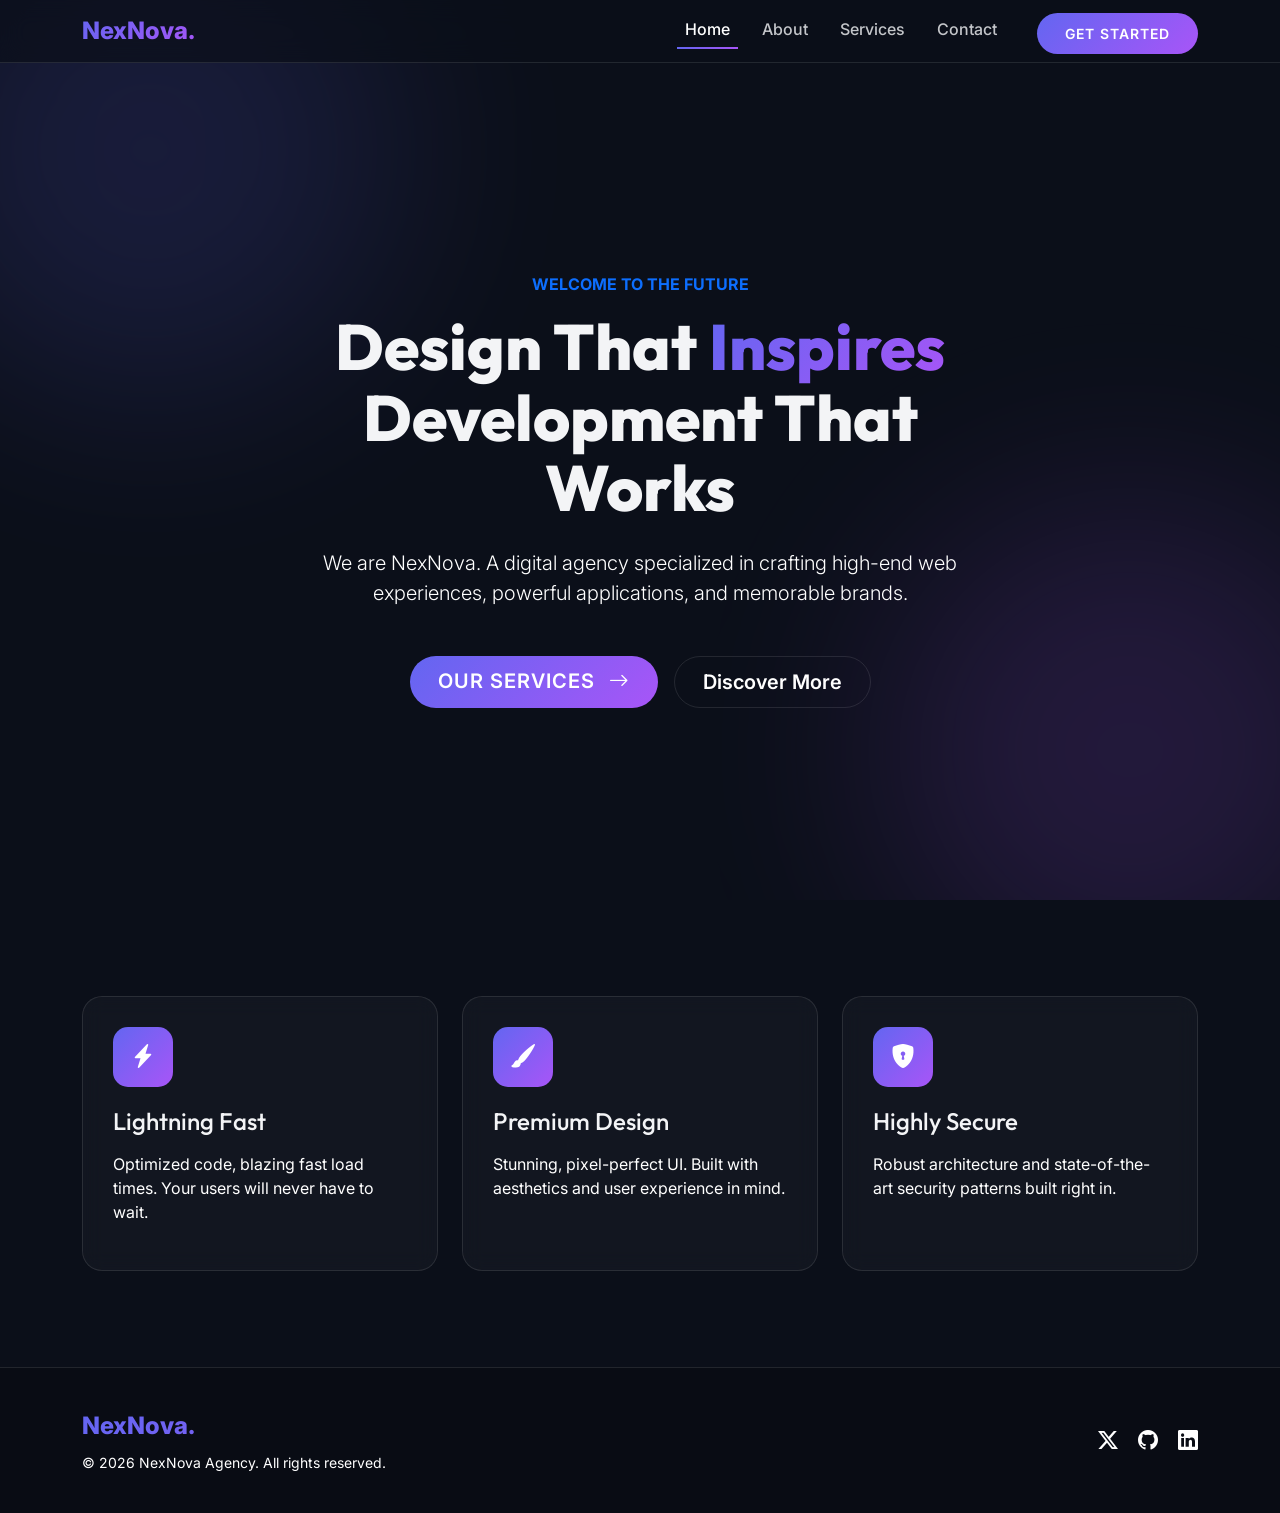
<file: index.html>
<!DOCTYPE html>
<html lang="en">

<head>
    <meta charset="UTF-8">
    <meta name="viewport" content="width=device-width, initial-scale=1.0">
    <title>NexNova | Digital Excellence</title>
    <meta name="description" content="A premium digital agency creating stunning web experiences.">
    <!-- Bootstrap CSS -->
    <link href="https://cdn.jsdelivr.net/npm/bootstrap@5.3.0/dist/css/bootstrap.min.css" rel="stylesheet">
    <!-- Bootstrap Icons -->
    <link rel="stylesheet" href="https://cdn.jsdelivr.net/npm/bootstrap-icons@1.11.1/font/bootstrap-icons.css">
    <!-- Custom CSS -->
    <link rel="stylesheet" href="style.css">
</head>

<body>

    <!-- Navbar -->
    <nav class="navbar navbar-expand-lg fixed-top navbar-glass">
        <div class="container">
            <a class="navbar-brand" href="index.html">NexNova.</a>
            <button class="navbar-toggler" type="button" data-bs-toggle="collapse" data-bs-target="#navbarNav"
                aria-controls="navbarNav" aria-expanded="false" aria-label="Toggle navigation">
                <span class="navbar-toggler-icon"></span>
            </button>
            <div class="collapse navbar-collapse justify-content-end" id="navbarNav">
                <ul class="navbar-nav gap-3">
                    <li class="nav-item">
                        <a class="nav-link active" aria-current="page" href="index.html">Home</a>
                    </li>
                    <li class="nav-item">
                        <a class="nav-link" href="about.html">About</a>
                    </li>
                    <li class="nav-item">
                        <a class="nav-link" href="services.html">Services</a>
                    </li>
                    <li class="nav-item">
                        <a class="nav-link" href="contact.html">Contact</a>
                    </li>
                    <li class="nav-item ms-lg-3">
                        <a href="contact.html" class="btn btn-gradient btn-sm mt-1">Get Started</a>
                    </li>
                </ul>
            </div>
        </div>
    </nav>

    <!-- Hero Section -->
    <section class="hero-wrapper position-relative text-center">
        <!-- Abstract gradient glows -->
        <div class="hero-glow-1"></div>
        <div class="hero-glow-2"></div>

        <div class="container z-1">
            <div class="row justify-content-center">
                <div class="col-lg-10 col-xl-8">
                    <p class="text-uppercase tracking-wide text-primary fw-bold mb-3 anim-fade-up">Welcome to the Future
                    </p>
                    <h1 class="hero-title anim-fade-up delay-100">
                        Design That <span>Inspires</span> <br> Development That Works
                    </h1>
                    <p class="lead mb-5 mt-4 text-muted anim-fade-up delay-200">
                        We are NexNova. A digital agency specialized in crafting high-end web experiences, powerful
                        applications, and memorable brands.
                    </p>
                    <div class="d-flex gap-3 justify-content-center anim-fade-up delay-300">
                        <a href="services.html" class="btn btn-gradient btn-lg">Our Services <i
                                class="bi bi-arrow-right ms-2"></i></a>
                        <a href="about.html" class="btn btn-outline-glass btn-lg">Discover More</a>
                    </div>
                </div>
            </div>
        </div>
    </section>

    <!-- Features Section -->
    <section class="py-5 my-5">
        <div class="container">
            <div class="row g-4">
                <div class="col-md-4 anim-fade-up">
                    <div class="glass-card h-100">
                        <div class="card-icon-wrapper">
                            <i class="bi bi-lightning-charge-fill"></i>
                        </div>
                        <h4 class="brand-font mb-3">Lightning Fast</h4>
                        <p class="text-muted">Optimized code, blazing fast load times. Your users will never have to
                            wait.</p>
                    </div>
                </div>
                <div class="col-md-4 anim-fade-up delay-100">
                    <div class="glass-card h-100">
                        <div class="card-icon-wrapper">
                            <i class="bi bi-brush-fill"></i>
                        </div>
                        <h4 class="brand-font mb-3">Premium Design</h4>
                        <p class="text-muted">Stunning, pixel-perfect UI. Built with aesthetics and user experience in
                            mind.</p>
                    </div>
                </div>
                <div class="col-md-4 anim-fade-up delay-200">
                    <div class="glass-card h-100">
                        <div class="card-icon-wrapper">
                            <i class="bi bi-shield-lock-fill"></i>
                        </div>
                        <h4 class="brand-font mb-3">Highly Secure</h4>
                        <p class="text-muted">Robust architecture and state-of-the-art security patterns built right in.
                        </p>
                    </div>
                </div>
            </div>
        </div>
    </section>

    <!-- Footer -->
    <footer class="footer-glass text-center text-md-start mt-auto">
        <div class="container">
            <div class="row align-items-center">
                <div class="col-md-6 mb-3 mb-md-0">
                    <div class="navbar-brand fs-4 mb-2">NexNova.</div>
                    <p class="text-muted small mb-0">&copy; 2026 NexNova Agency. All rights reserved.</p>
                </div>
                <div class="col-md-6 text-md-end">
                    <a href="#" class="text-muted me-3 text-decoration-none fs-5"><i class="bi bi-twitter-x"></i></a>
                    <a href="#" class="text-muted me-3 text-decoration-none fs-5"><i class="bi bi-github"></i></a>
                    <a href="#" class="text-muted text-decoration-none fs-5"><i class="bi bi-linkedin"></i></a>
                </div>
            </div>
        </div>
    </footer>

    <!-- Bootstrap Bundle with Popper -->
    <script src="https://cdn.jsdelivr.net/npm/bootstrap@5.3.0/dist/js/bootstrap.bundle.min.js"></script>
    <!-- Custom JS -->
    <script src="script.js"></script>
</body>

</html>
</file>
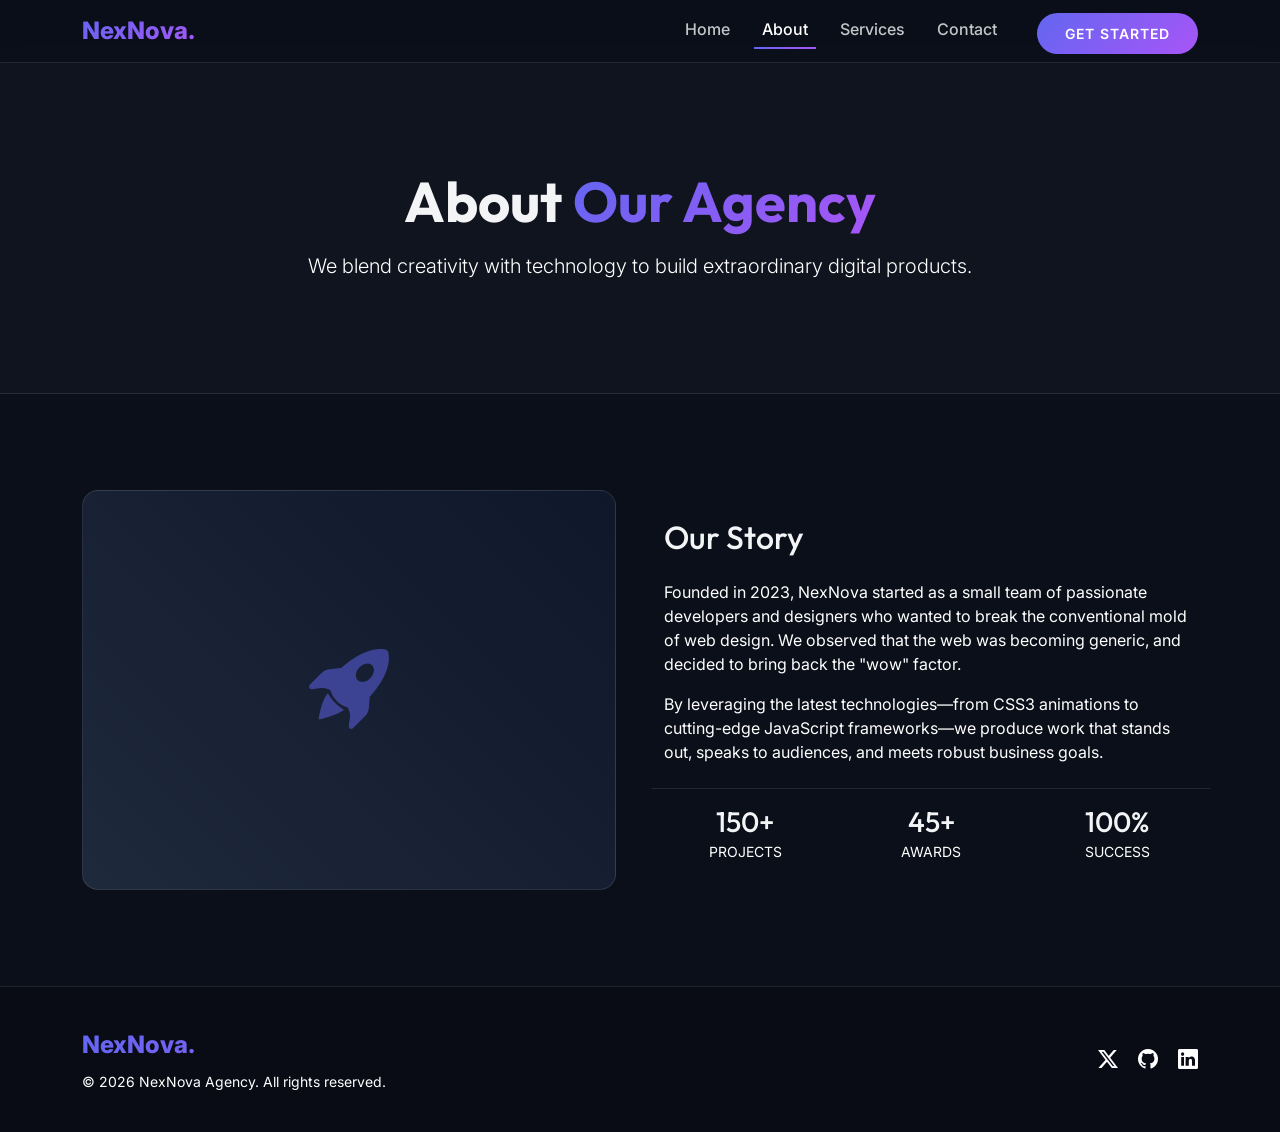
<file: about.html>
<!DOCTYPE html>
<html lang="en">

<head>
    <meta charset="UTF-8">
    <meta name="viewport" content="width=device-width, initial-scale=1.0">
    <title>About Us | NexNova</title>
    <meta name="description" content="Learn more about our mission and team at NexNova.">
    <!-- Bootstrap CSS -->
    <link href="https://cdn.jsdelivr.net/npm/bootstrap@5.3.0/dist/css/bootstrap.min.css" rel="stylesheet">
    <!-- Bootstrap Icons -->
    <link rel="stylesheet" href="https://cdn.jsdelivr.net/npm/bootstrap-icons@1.11.1/font/bootstrap-icons.css">
    <!-- Custom CSS -->
    <link rel="stylesheet" href="style.css">
</head>

<body>

    <!-- Navbar -->
    <nav class="navbar navbar-expand-lg fixed-top navbar-glass">
        <div class="container">
            <a class="navbar-brand" href="index.html">NexNova.</a>
            <button class="navbar-toggler" type="button" data-bs-toggle="collapse" data-bs-target="#navbarNav"
                aria-controls="navbarNav" aria-expanded="false" aria-label="Toggle navigation">
                <span class="navbar-toggler-icon"></span>
            </button>
            <div class="collapse navbar-collapse justify-content-end" id="navbarNav">
                <ul class="navbar-nav gap-3">
                    <li class="nav-item">
                        <a class="nav-link" href="index.html">Home</a>
                    </li>
                    <li class="nav-item">
                        <a class="nav-link active" aria-current="page" href="about.html">About</a>
                    </li>
                    <li class="nav-item">
                        <a class="nav-link" href="services.html">Services</a>
                    </li>
                    <li class="nav-item">
                        <a class="nav-link" href="contact.html">Contact</a>
                    </li>
                    <li class="nav-item ms-lg-3">
                        <a href="contact.html" class="btn btn-gradient btn-sm mt-1">Get Started</a>
                    </li>
                </ul>
            </div>
        </div>
    </nav>

    <!-- Page Header -->
    <section class="py-5 mt-5 border-bottom border-secondary border-opacity-25"
        style="background: rgba(255,255,255,0.02)">
        <div class="container py-5 mt-4 text-center anim-fade-up">
            <h1 class="display-4 brand-font fw-bold">About <span class="text-primary"
                    style="background: var(--gradient-main); -webkit-background-clip: text; -webkit-text-fill-color: transparent;">Our
                    Agency</span></h1>
            <p class="lead text-muted max-w-75 mx-auto mt-3">We blend creativity with technology to build extraordinary
                digital products.</p>
        </div>
    </section>

    <!-- Story Section -->
    <section class="py-5 my-5">
        <div class="container">
            <div class="row align-items-center g-5">
                <div class="col-lg-6 anim-fade-in">
                    <!-- Placeholder using a generated aesthetic styling, no actual image needed since it's a structural demo, but using a div block -->
                    <div class="rounded-4 overflow-hidden position-relative"
                        style="height: 400px; background: linear-gradient(45deg, #1e293b, #0f172a); border: 1px solid var(--glass-border);">
                        <div class="position-absolute top-50 start-50 translate-middle text-center w-100">
                            <i class="bi bi-rocket-takeoff-fill display-1"
                                style="color: var(--accent-1); opacity: 0.5;"></i>
                        </div>
                    </div>
                </div>
                <div class="col-lg-6 anim-fade-up delay-200">
                    <h2 class="brand-font mb-4">Our Story</h2>
                    <p class="text-muted">Founded in 2023, NexNova started as a small team of passionate developers and
                        designers who wanted to break the conventional mold of web design. We observed that the web was
                        becoming generic, and decided to bring back the "wow" factor.</p>
                    <p class="text-muted">By leveraging the latest technologies—from CSS3 animations to cutting-edge
                        JavaScript frameworks—we produce work that stands out, speaks to audiences, and meets robust
                        business goals.</p>

                    <div class="row text-center mt-4 pt-3 border-top border-secondary border-opacity-25">
                        <div class="col-4">
                            <h3 class="mb-0 brand-font">150+</h3>
                            <small class="text-muted text-uppercase">Projects</small>
                        </div>
                        <div class="col-4">
                            <h3 class="mb-0 brand-font">45+</h3>
                            <small class="text-muted text-uppercase">Awards</small>
                        </div>
                        <div class="col-4">
                            <h3 class="mb-0 brand-font">100%</h3>
                            <small class="text-muted text-uppercase">Success</small>
                        </div>
                    </div>
                </div>
            </div>
        </div>
    </section>

    <!-- Footer -->
    <footer class="footer-glass text-center text-md-start mt-auto">
        <div class="container">
            <div class="row align-items-center">
                <div class="col-md-6 mb-3 mb-md-0">
                    <div class="navbar-brand fs-4 mb-2">NexNova.</div>
                    <p class="text-muted small mb-0">&copy; 2026 NexNova Agency. All rights reserved.</p>
                </div>
                <div class="col-md-6 text-md-end">
                    <a href="#" class="text-muted me-3 text-decoration-none fs-5"><i class="bi bi-twitter-x"></i></a>
                    <a href="#" class="text-muted me-3 text-decoration-none fs-5"><i class="bi bi-github"></i></a>
                    <a href="#" class="text-muted text-decoration-none fs-5"><i class="bi bi-linkedin"></i></a>
                </div>
            </div>
        </div>
    </footer>

    <!-- Bootstrap Bundle with Popper -->
    <script src="https://cdn.jsdelivr.net/npm/bootstrap@5.3.0/dist/js/bootstrap.bundle.min.js"></script>
    <!-- Custom JS -->
    <script src="script.js"></script>
</body>

</html>
</file>
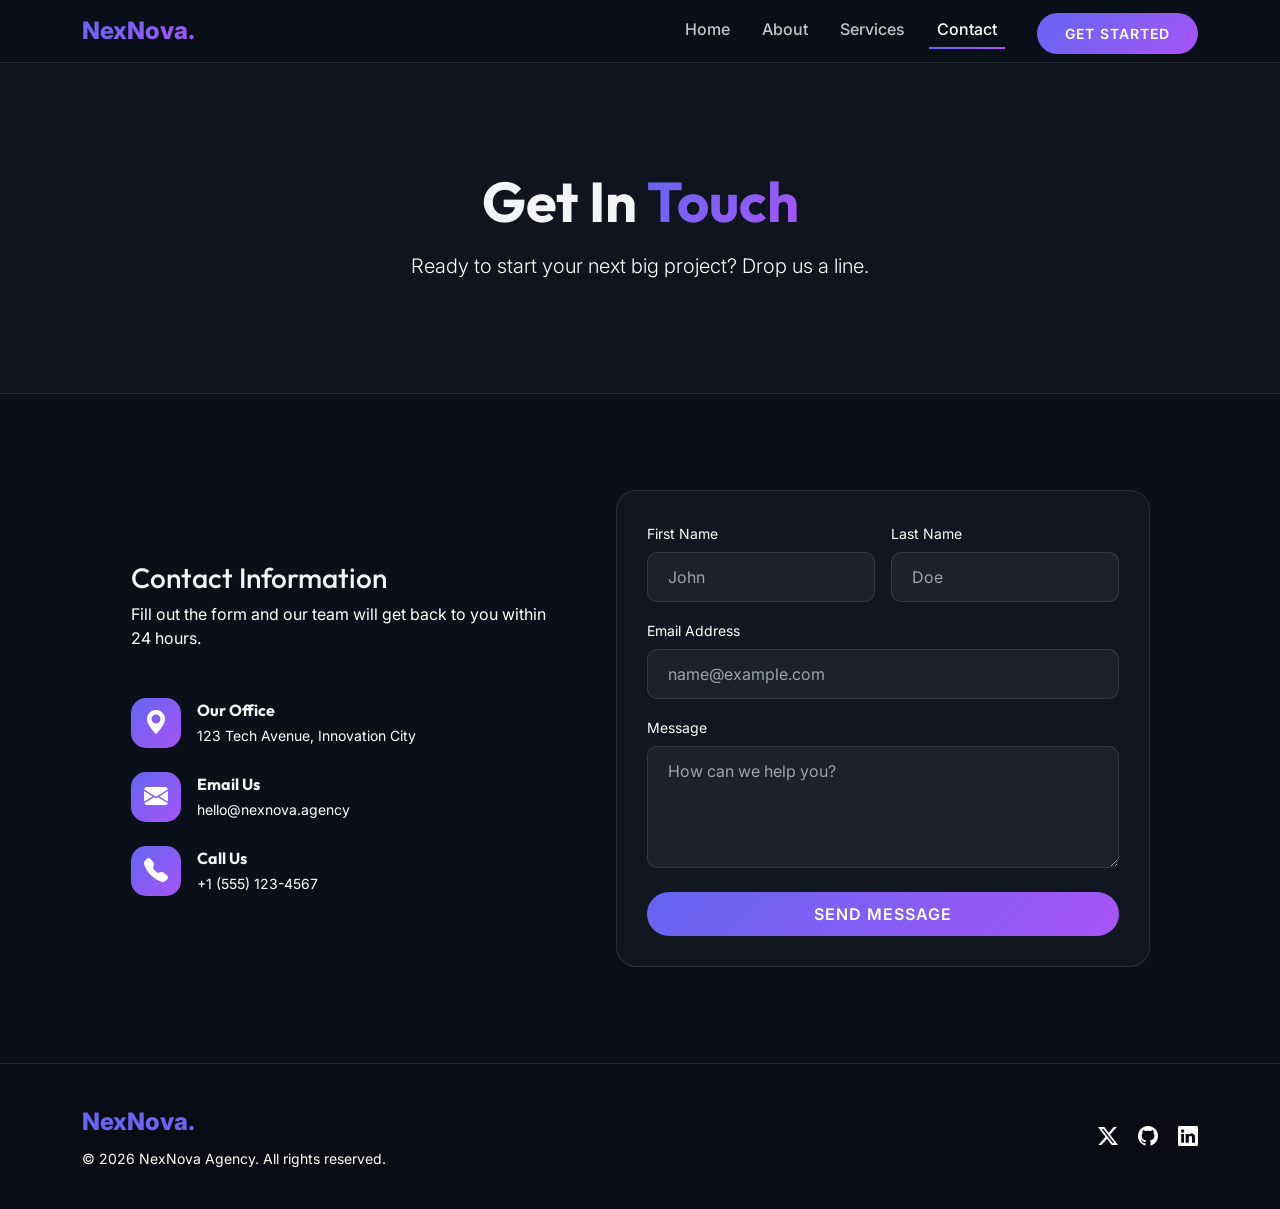
<file: contact.html>
<!DOCTYPE html>
<html lang="en">

<head>
    <meta charset="UTF-8">
    <meta name="viewport" content="width=device-width, initial-scale=1.0">
    <title>Contact Us | NexNova</title>
    <meta name="description" content="Get in touch with us.">
    <!-- Bootstrap CSS -->
    <link href="https://cdn.jsdelivr.net/npm/bootstrap@5.3.0/dist/css/bootstrap.min.css" rel="stylesheet">
    <!-- Bootstrap Icons -->
    <link rel="stylesheet" href="https://cdn.jsdelivr.net/npm/bootstrap-icons@1.11.1/font/bootstrap-icons.css">
    <!-- Custom CSS -->
    <link rel="stylesheet" href="style.css">
</head>

<body>

    <!-- Navbar -->
    <nav class="navbar navbar-expand-lg fixed-top navbar-glass">
        <div class="container">
            <a class="navbar-brand" href="index.html">NexNova.</a>
            <button class="navbar-toggler" type="button" data-bs-toggle="collapse" data-bs-target="#navbarNav"
                aria-controls="navbarNav" aria-expanded="false" aria-label="Toggle navigation">
                <span class="navbar-toggler-icon"></span>
            </button>
            <div class="collapse navbar-collapse justify-content-end" id="navbarNav">
                <ul class="navbar-nav gap-3">
                    <li class="nav-item">
                        <a class="nav-link" href="index.html">Home</a>
                    </li>
                    <li class="nav-item">
                        <a class="nav-link" href="about.html">About</a>
                    </li>
                    <li class="nav-item">
                        <a class="nav-link" href="services.html">Services</a>
                    </li>
                    <li class="nav-item">
                        <a class="nav-link active" aria-current="page" href="contact.html">Contact</a>
                    </li>
                    <li class="nav-item ms-lg-3">
                        <a href="contact.html" class="btn btn-gradient btn-sm mt-1">Get Started</a>
                    </li>
                </ul>
            </div>
        </div>
    </nav>

    <!-- Page Header -->
    <section class="py-5 mt-5 border-bottom border-secondary border-opacity-25"
        style="background: rgba(255,255,255,0.02)">
        <div class="container py-5 mt-4 text-center anim-fade-up">
            <h1 class="display-4 brand-font fw-bold">Get In <span class="text-primary"
                    style="background: var(--gradient-main); -webkit-background-clip: text; -webkit-text-fill-color: transparent;">Touch</span>
            </h1>
            <p class="lead text-muted max-w-75 mx-auto mt-3">Ready to start your next big project? Drop us a line.</p>
        </div>
    </section>

    <!-- Contact Form Section -->
    <section class="py-5 my-5">
        <div class="container">
            <div class="row align-items-center g-5 justify-content-center">

                <div class="col-lg-5 anim-fade-in">
                    <div class="mb-5">
                        <h3 class="brand-font">Contact Information</h3>
                        <p class="text-muted">Fill out the form and our team will get back to you within 24 hours.</p>
                    </div>

                    <div class="d-flex align-items-center mb-4">
                        <div class="card-icon-wrapper mb-0 me-3" style="width: 50px; height: 50px;">
                            <i class="bi bi-geo-alt-fill"></i>
                        </div>
                        <div>
                            <h6 class="mb-1 fw-bold">Our Office</h6>
                            <p class="mb-0 text-muted small">123 Tech Avenue, Innovation City</p>
                        </div>
                    </div>

                    <div class="d-flex align-items-center mb-4">
                        <div class="card-icon-wrapper mb-0 me-3" style="width: 50px; height: 50px;">
                            <i class="bi bi-envelope-fill"></i>
                        </div>
                        <div>
                            <h6 class="mb-1 fw-bold">Email Us</h6>
                            <p class="mb-0 text-muted small">hello@nexnova.agency</p>
                        </div>
                    </div>

                    <div class="d-flex align-items-center">
                        <div class="card-icon-wrapper mb-0 me-3" style="width: 50px; height: 50px;">
                            <i class="bi bi-telephone-fill"></i>
                        </div>
                        <div>
                            <h6 class="mb-1 fw-bold">Call Us</h6>
                            <p class="mb-0 text-muted small">+1 (555) 123-4567</p>
                        </div>
                    </div>
                </div>

                <div class="col-lg-6 anim-fade-up delay-200">
                    <div class="glass-card">
                        <form id="contactForm">
                            <div class="row g-3">
                                <div class="col-md-6">
                                    <label class="form-label small text-muted">First Name</label>
                                    <input type="text" class="form-control glass-input" placeholder="John" required>
                                </div>
                                <div class="col-md-6">
                                    <label class="form-label small text-muted">Last Name</label>
                                    <input type="text" class="form-control glass-input" placeholder="Doe" required>
                                </div>
                                <div class="col-12">
                                    <label class="form-label small text-muted">Email Address</label>
                                    <input type="email" class="form-control glass-input" placeholder="name@example.com"
                                        required>
                                </div>
                                <div class="col-12">
                                    <label class="form-label small text-muted">Message</label>
                                    <textarea class="form-control glass-input" rows="4"
                                        placeholder="How can we help you?" required></textarea>
                                </div>
                                <div class="col-12 mt-4">
                                    <button type="submit" class="btn btn-gradient w-100" id="submitBtn">Send
                                        Message</button>
                                </div>
                            </div>
                        </form>
                    </div>
                </div>

            </div>
        </div>
    </section>

    <!-- Footer -->
    <footer class="footer-glass text-center text-md-start mt-auto">
        <div class="container">
            <div class="row align-items-center">
                <div class="col-md-6 mb-3 mb-md-0">
                    <div class="navbar-brand fs-4 mb-2">NexNova.</div>
                    <p class="text-muted small mb-0">&copy; 2026 NexNova Agency. All rights reserved.</p>
                </div>
                <div class="col-md-6 text-md-end">
                    <a href="#" class="text-muted me-3 text-decoration-none fs-5"><i class="bi bi-twitter-x"></i></a>
                    <a href="#" class="text-muted me-3 text-decoration-none fs-5"><i class="bi bi-github"></i></a>
                    <a href="#" class="text-muted text-decoration-none fs-5"><i class="bi bi-linkedin"></i></a>
                </div>
            </div>
        </div>
    </footer>

    <!-- Bootstrap Bundle with Popper -->
    <script src="https://cdn.jsdelivr.net/npm/bootstrap@5.3.0/dist/js/bootstrap.bundle.min.js"></script>
    <!-- Custom JS -->
    <script src="script.js"></script>
</body>

</html>
</file>
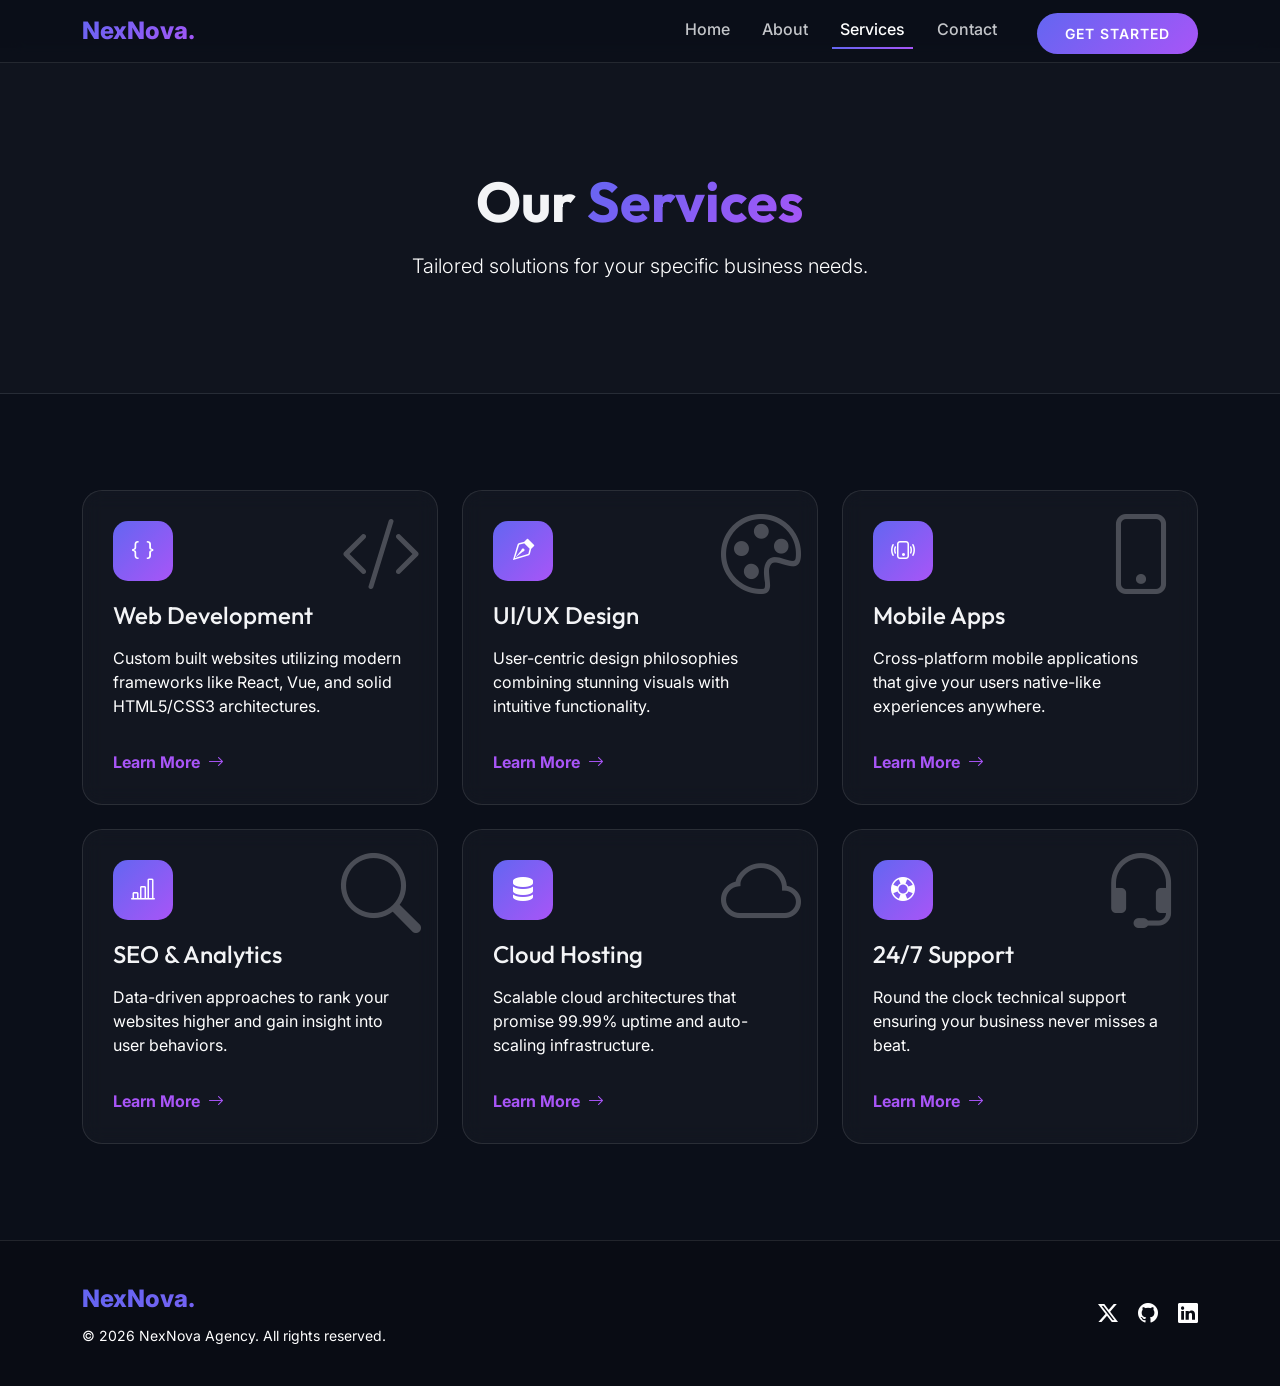
<file: services.html>
<!DOCTYPE html>
<html lang="en">

<head>
    <meta charset="UTF-8">
    <meta name="viewport" content="width=device-width, initial-scale=1.0">
    <title>Services | NexNova</title>
    <meta name="description" content="Explore our digital services.">
    <!-- Bootstrap CSS -->
    <link href="https://cdn.jsdelivr.net/npm/bootstrap@5.3.0/dist/css/bootstrap.min.css" rel="stylesheet">
    <!-- Bootstrap Icons -->
    <link rel="stylesheet" href="https://cdn.jsdelivr.net/npm/bootstrap-icons@1.11.1/font/bootstrap-icons.css">
    <!-- Custom CSS -->
    <link rel="stylesheet" href="style.css">
</head>

<body>

    <!-- Navbar -->
    <nav class="navbar navbar-expand-lg fixed-top navbar-glass">

        <div class="container">
            <a class="navbar-brand" href="index.html">NexNova.</a>
            <button class="navbar-toggler" type="button" data-bs-toggle="collapse" data-bs-target="#navbarNav"
                aria-controls="navbarNav" aria-expanded="false" aria-label="Toggle navigation">
                <span class="navbar-toggler-icon"></span>
            </button>
            <div class="collapse navbar-collapse justify-content-end" id="navbarNav">
                <ul class="navbar-nav gap-3">
                    <li class="nav-item">
                        <a class="nav-link" href="index.html">Home</a>
                    </li>
                    <li class="nav-item">
                        <a class="nav-link" href="about.html">About</a>
                    </li>
                    <li class="nav-item">
                        <a class="nav-link active" aria-current="page" href="services.html">Services</a>
                    </li>
                    <li class="nav-item">
                        <a class="nav-link" href="contact.html">Contact</a>
                    </li>
                    <li class="nav-item ms-lg-3">
                        <a href="contact.html" class="btn btn-gradient btn-sm mt-1">Get Started</a>
                    </li>
                </ul>
            </div>
        </div>
    </nav>

    <!-- Page Header -->
    <section class="py-5 mt-5 border-bottom border-secondary border-opacity-25"
        style="background: rgba(255,255,255,0.02)">
        <div class="container py-5 mt-4 text-center anim-fade-up">
            <h1 class="display-4 brand-font fw-bold">Our <span class="text-primary"
                    style="background: var(--gradient-main); -webkit-background-clip: text; -webkit-text-fill-color: transparent;">Services</span>
            </h1>
            <p class="lead text-muted max-w-75 mx-auto mt-3">Tailored solutions for your specific business needs.</p>
        </div>
    </section>

    <!-- Services Grid -->
    <section class="py-5 my-5">
        <div class="container">
            <div class="row g-4">
                <!-- Service 1 -->
                <div class="col-md-6 col-lg-4 anim-fade-up">
                    <div class="glass-card h-100 position-relative z-1 overflow-hidden">
                        <div class="position-absolute top-0 end-0 p-3 opacity-25">
                            <i class="bi bi-code-slash display-1"></i>
                        </div>
                        <div class="card-icon-wrapper">
                            <i class="bi bi-braces"></i>
                        </div>
                        <h4 class="brand-font mb-3">Web Development</h4>
                        <p class="text-muted">Custom built websites utilizing modern frameworks like React, Vue, and
                            solid HTML5/CSS3 architectures.</p>
                        <a href="contact.html"
                            class="text-decoration-none d-inline-flex align-items-center mt-3 text-white fw-bold"
                            style="color: var(--accent-2) !important;">
                            Learn More <i class="bi bi-arrow-right ms-2"></i>
                        </a>
                    </div>
                </div>

                <!-- Service 2 -->
                <div class="col-md-6 col-lg-4 anim-fade-up delay-100">
                    <div class="glass-card h-100 position-relative z-1 overflow-hidden">
                        <div class="position-absolute top-0 end-0 p-3 opacity-25">
                            <i class="bi bi-palette display-1"></i>
                        </div>
                        <div class="card-icon-wrapper">
                            <i class="bi bi-vector-pen"></i>
                        </div>
                        <h4 class="brand-font mb-3">UI/UX Design</h4>
                        <p class="text-muted">User-centric design philosophies combining stunning visuals with intuitive
                            functionality.</p>
                        <a href="contact.html"
                            class="text-decoration-none d-inline-flex align-items-center mt-3 text-white fw-bold"
                            style="color: var(--accent-2) !important;">
                            Learn More <i class="bi bi-arrow-right ms-2"></i>
                        </a>
                    </div>
                </div>

                <!-- Service 3 -->
                <div class="col-md-6 col-lg-4 anim-fade-up delay-200">
                    <div class="glass-card h-100 position-relative z-1 overflow-hidden">
                        <div class="position-absolute top-0 end-0 p-3 opacity-25">
                            <i class="bi bi-phone display-1"></i>
                        </div>
                        <div class="card-icon-wrapper">
                            <i class="bi bi-phone-vibrate"></i>
                        </div>
                        <h4 class="brand-font mb-3">Mobile Apps</h4>
                        <p class="text-muted">Cross-platform mobile applications that give your users native-like
                            experiences anywhere.</p>
                        <a href="contact.html"
                            class="text-decoration-none d-inline-flex align-items-center mt-3 text-white fw-bold"
                            style="color: var(--accent-2) !important;">
                            Learn More <i class="bi bi-arrow-right ms-2"></i>
                        </a>
                    </div>
                </div>

                <!-- Service 4 -->
                <div class="col-md-6 col-lg-4 anim-fade-up">
                    <div class="glass-card h-100 position-relative z-1 overflow-hidden">
                        <div class="position-absolute top-0 end-0 p-3 opacity-25">
                            <i class="bi bi-search display-1"></i>
                        </div>
                        <div class="card-icon-wrapper">
                            <i class="bi bi-bar-chart-line"></i>
                        </div>
                        <h4 class="brand-font mb-3">SEO & Analytics</h4>
                        <p class="text-muted">Data-driven approaches to rank your websites higher and gain insight into
                            user behaviors.</p>
                        <a href="contact.html"
                            class="text-decoration-none d-inline-flex align-items-center mt-3 text-white fw-bold"
                            style="color: var(--accent-2) !important;">
                            Learn More <i class="bi bi-arrow-right ms-2"></i>
                        </a>
                    </div>
                </div>

                <!-- Service 5 -->
                <div class="col-md-6 col-lg-4 anim-fade-up delay-100">
                    <div class="glass-card h-100 position-relative z-1 overflow-hidden">
                        <div class="position-absolute top-0 end-0 p-3 opacity-25">
                            <i class="bi bi-cloud display-1"></i>
                        </div>
                        <div class="card-icon-wrapper">
                            <i class="bi bi-server"></i>
                        </div>
                        <h4 class="brand-font mb-3">Cloud Hosting</h4>
                        <p class="text-muted">Scalable cloud architectures that promise 99.99% uptime and auto-scaling
                            infrastructure.</p>
                        <a href="contact.html"
                            class="text-decoration-none d-inline-flex align-items-center mt-3 text-white fw-bold"
                            style="color: var(--accent-2) !important;">
                            Learn More <i class="bi bi-arrow-right ms-2"></i>
                        </a>
                    </div>
                </div>

                <!-- Service 6 -->
                <div class="col-md-6 col-lg-4 anim-fade-up delay-200">
                    <div class="glass-card h-100 position-relative z-1 overflow-hidden">
                        <div class="position-absolute top-0 end-0 p-3 opacity-25">
                            <i class="bi bi-headset display-1"></i>
                        </div>
                        <div class="card-icon-wrapper">
                            <i class="bi bi-life-preserver"></i>
                        </div>
                        <h4 class="brand-font mb-3">24/7 Support</h4>
                        <p class="text-muted">Round the clock technical support ensuring your business never misses a
                            beat.</p>
                        <a href="contact.html"
                            class="text-decoration-none d-inline-flex align-items-center mt-3 text-white fw-bold"
                            style="color: var(--accent-2) !important;">
                            Learn More <i class="bi bi-arrow-right ms-2"></i>
                        </a>
                    </div>
                </div>

            </div>
        </div>
    </section>

    <!-- Footer -->
    <footer class="footer-glass text-center text-md-start mt-auto">
        <div class="container">
            <div class="row align-items-center">
                <div class="col-md-6 mb-3 mb-md-0">
                    <div class="navbar-brand fs-4 mb-2">NexNova.</div>
                    <p class="text-muted small mb-0">&copy; 2026 NexNova Agency. All rights reserved.</p>
                </div>
                <div class="col-md-6 text-md-end">
                    <a href="#" class="text-muted me-3 text-decoration-none fs-5"><i class="bi bi-twitter-x"></i></a>
                    <a href="#" class="text-muted me-3 text-decoration-none fs-5"><i class="bi bi-github"></i></a>
                    <a href="#" class="text-muted text-decoration-none fs-5"><i class="bi bi-linkedin"></i></a>
                </div>
            </div>
        </div>
    </footer>

    <!-- Bootstrap Bundle with Popper -->
    <script src="https://cdn.jsdelivr.net/npm/bootstrap@5.3.0/dist/js/bootstrap.bundle.min.js"></script>
    <!-- Custom JS -->
    <script src="script.js"></script>
</body>

</html>
</file>
<file: style.css>
@import url('https://fonts.googleapis.com/css2?family=Inter:wght@300;400;600&family=Outfit:wght@400;600;800&display=swap');

:root {
  --bg-color: #0B0F19;
  /* Deep dark blue */
  --text-primary: #F3F4F6;
  --text-muted: #9CA3AF;
  --accent-1: #6366F1;
  /* Indigo */
  --accent-2: #A855F7;
  /* Purple */
  --card-bg: rgba(255, 255, 255, 0.03);
  --glass-border: rgba(255, 255, 255, 0.1);
  --gradient-main: linear-gradient(135deg, var(--accent-1), var(--accent-2));
}

body {
  font-family: 'Inter', sans-serif;
  background-color: var(--bg-color);
  color: var(--text-primary);
  overflow-x: hidden;
  margin: 0;
}

h1,
h2,
h3,
h4,
h5,
h6,
.brand-font {
  font-family: 'Outfit', sans-serif;
}

p,
.text-muted {
  color: #FFFFFF !important;
}


/* Glassmorphism Navbar */
.navbar-glass {
  background: rgba(11, 15, 25, 0.7) !important;
  backdrop-filter: blur(12px);
  -webkit-backdrop-filter: blur(12px);
  border-bottom: 1px solid var(--glass-border);
  transition: all 0.3s ease;
}

.navbar-brand {
  font-weight: 800;
  font-size: 1.5rem;
  background: var(--gradient-main);
  -webkit-background-clip: text;
  -webkit-text-fill-color: transparent;
  background-clip: text;
}

.nav-link {
  color: var(--text-primary) !important;
  opacity: 0.8;
  font-weight: 500;
  transition: opacity 0.3s ease, color 0.3s ease;
  position: relative;
}

.nav-link:hover,
.nav-link.active {
  opacity: 1;
  color: #fff !important;
}

.nav-link::after {
  content: '';
  position: absolute;
  width: 0;
  height: 2px;
  bottom: 0;
  left: 0;
  background: var(--gradient-main);
  transition: width 0.3s ease;
}

.nav-link:hover::after,
.nav-link.active::after {
  width: 100%;
}

/* Custom Buttons */
.btn-gradient {
  background: var(--gradient-main);
  border: none;
  border-radius: 50px;
  color: white;
  padding: 10px 28px;
  font-weight: 600;
  transition: transform 0.3s ease, box-shadow 0.3s ease;
  text-transform: uppercase;
  letter-spacing: 1px;
}

.btn-gradient:hover {
  transform: translateY(-3px);
  box-shadow: 0 10px 20px rgba(168, 85, 247, 0.4);
  color: white;
}

.btn-outline-glass {
  background: transparent;
  border: 1px solid var(--glass-border);
  border-radius: 50px;
  color: white;
  padding: 10px 28px;
  font-weight: 600;
  transition: all 0.3s ease;
}

.btn-outline-glass:hover {
  background: rgba(255, 255, 255, 0.1);
  color: white;
  transform: translateY(-3px);
}

/* Hero Section */
.hero-wrapper {
  position: relative;
  min-height: 100vh;
  display: flex;
  align-items: center;
  overflow: hidden;
  padding-top: 80px;
}

.hero-glow-1,
.hero-glow-2 {
  position: absolute;
  width: 500px;
  height: 500px;
  border-radius: 50%;
  filter: blur(100px);
  z-index: -1;
  opacity: 0.5;
}

.hero-glow-1 {
  top: -100px;
  left: -100px;
  background: rgba(99, 102, 241, 0.3);
}

.hero-glow-2 {
  bottom: -100px;
  right: -100px;
  background: rgba(168, 85, 247, 0.3);
}

.hero-title {
  font-size: 4rem;
  font-weight: 800;
  line-height: 1.1;
  margin-bottom: 20px;
}

.hero-title span {
  background: var(--gradient-main);
  -webkit-background-clip: text;
  -webkit-text-fill-color: transparent;
}

/* Glass Card */
.glass-card {
  background: var(--card-bg);
  backdrop-filter: blur(10px);
  border: 1px solid var(--glass-border);
  border-radius: 20px;
  padding: 30px;
  transition: transform 0.4s ease, box-shadow 0.4s ease, border-color 0.4s ease;
}

.glass-card:hover {
  transform: translateY(-10px);
  box-shadow: 0 20px 40px rgba(0, 0, 0, 0.3);
  border-color: rgba(255, 255, 255, 0.3);
}

.card-icon-wrapper {
  width: 60px;
  height: 60px;
  border-radius: 15px;
  background: var(--gradient-main);
  display: flex;
  align-items: center;
  justify-content: center;
  font-size: 1.5rem;
  color: white;
  margin-bottom: 20px;
}

/* Forms */
.glass-input {
  background: rgba(255, 255, 255, 0.05);
  border: 1px solid var(--glass-border);
  color: white;
  border-radius: 10px;
  padding: 12px 20px;
}

.glass-input:focus {
  background: rgba(255, 255, 255, 0.1);
  border-color: var(--accent-1);
  color: white;
  box-shadow: 0 0 0 0.25rem rgba(99, 102, 241, 0.25);
}

.glass-input::placeholder {
  color: var(--text-muted);
}

/* Animations Classes (Triggered by JS) */
.anim-fade-up {
  opacity: 0;
  transform: translateY(40px);
  transition: opacity 0.8s ease-out, transform 0.8s ease-out;
}

.anim-fade-up.active {
  opacity: 1;
  transform: translateY(0);
}

.anim-fade-in {
  opacity: 0;
  transition: opacity 1s ease-out;
}

.anim-fade-in.active {
  opacity: 1;
}

.delay-100 {
  transition-delay: 100ms;
}

.delay-200 {
  transition-delay: 200ms;
}

.delay-300 {
  transition-delay: 300ms;
}

.delay-400 {
  transition-delay: 400ms;
}

/* Footers */
.footer-glass {
  background: rgba(0, 0, 0, 0.2);
  border-top: 1px solid var(--glass-border);
  padding: 40px 0;
  margin-top: 60px;
}

/* Custom Scrollbar */
::-webkit-scrollbar {
  width: 10px;
}

::-webkit-scrollbar-track {
  background: var(--bg-color);
}

::-webkit-scrollbar-thumb {
  background: rgba(255, 255, 255, 0.2);
  border-radius: 10px;
}

::-webkit-scrollbar-thumb:hover {
  background: rgba(255, 255, 255, 0.4);
}
</file>
